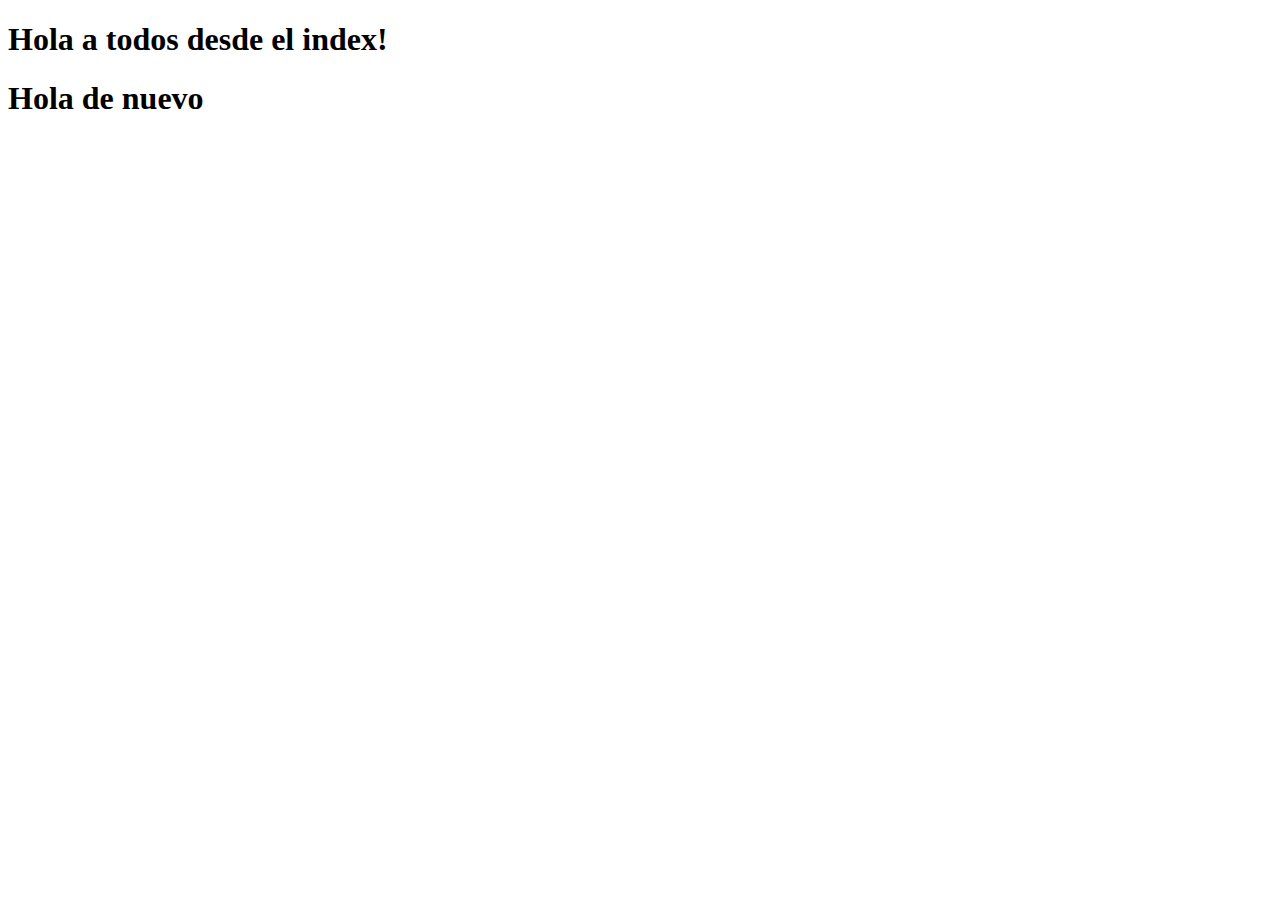
<file: clase-1-joyeria-brillo/index.html>
<!DOCTYPE html>
<html lang="es">

<head>
  <meta charset="UTF-8">
  <meta name="viewport" content="width=device-width, initial-scale=1.0">
  <title>Joyeria Brillo</title>
</head>

<body>
  <h1>Hola a todos desde el index!</h1>
  <h1>Hola de nuevo</h1>
</body>

</html>
</file>
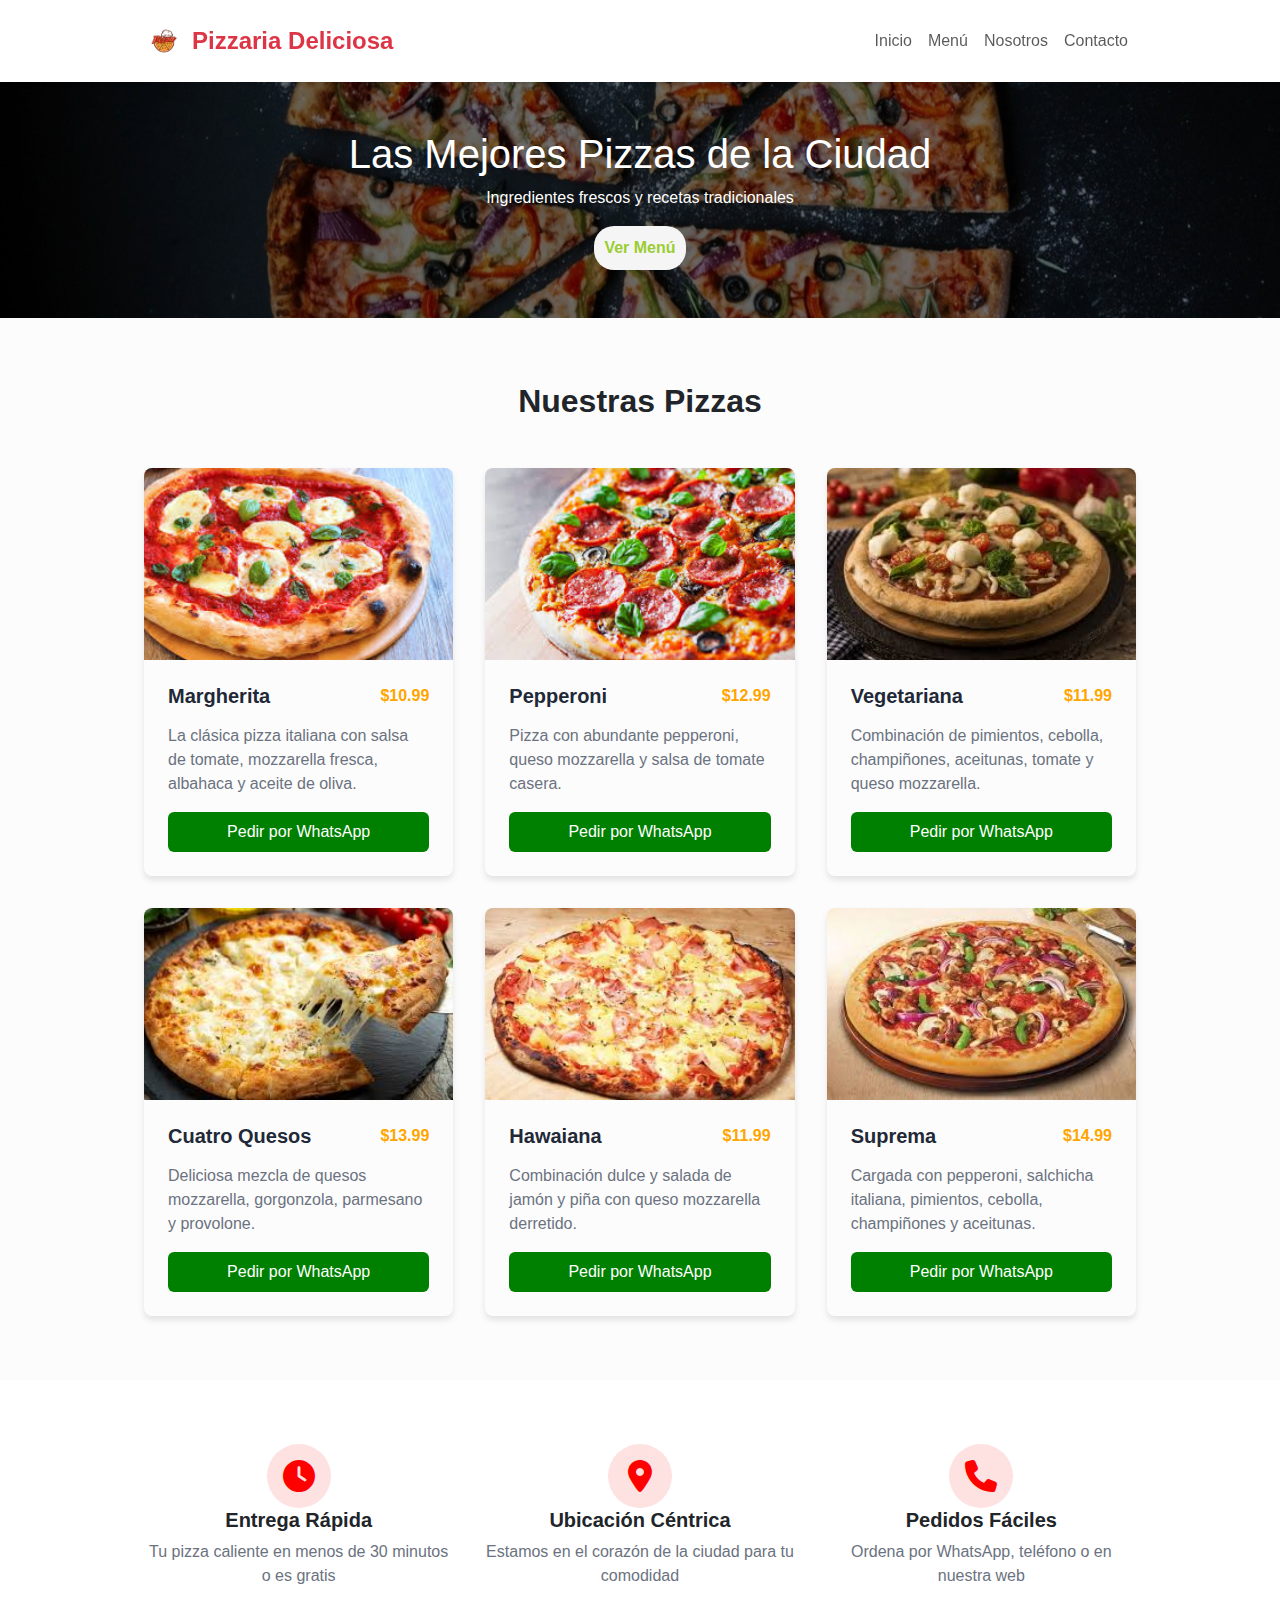
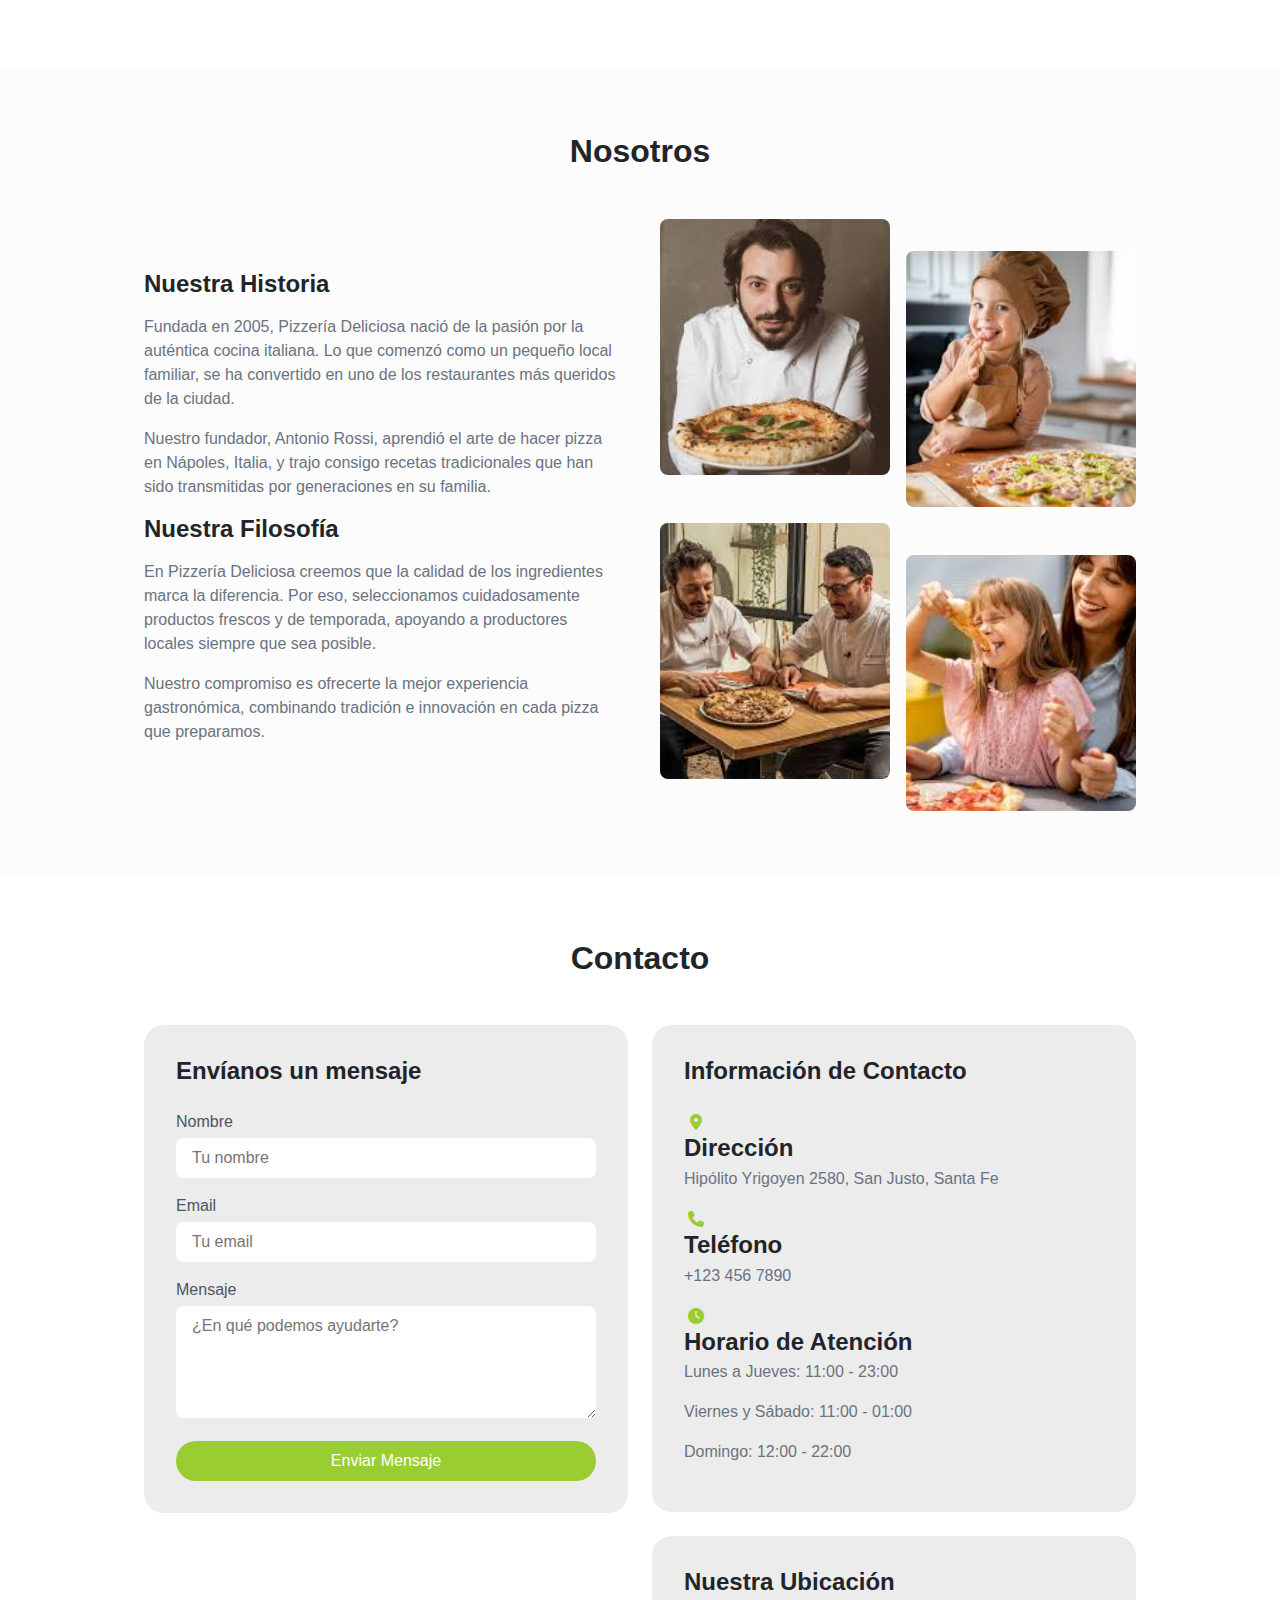
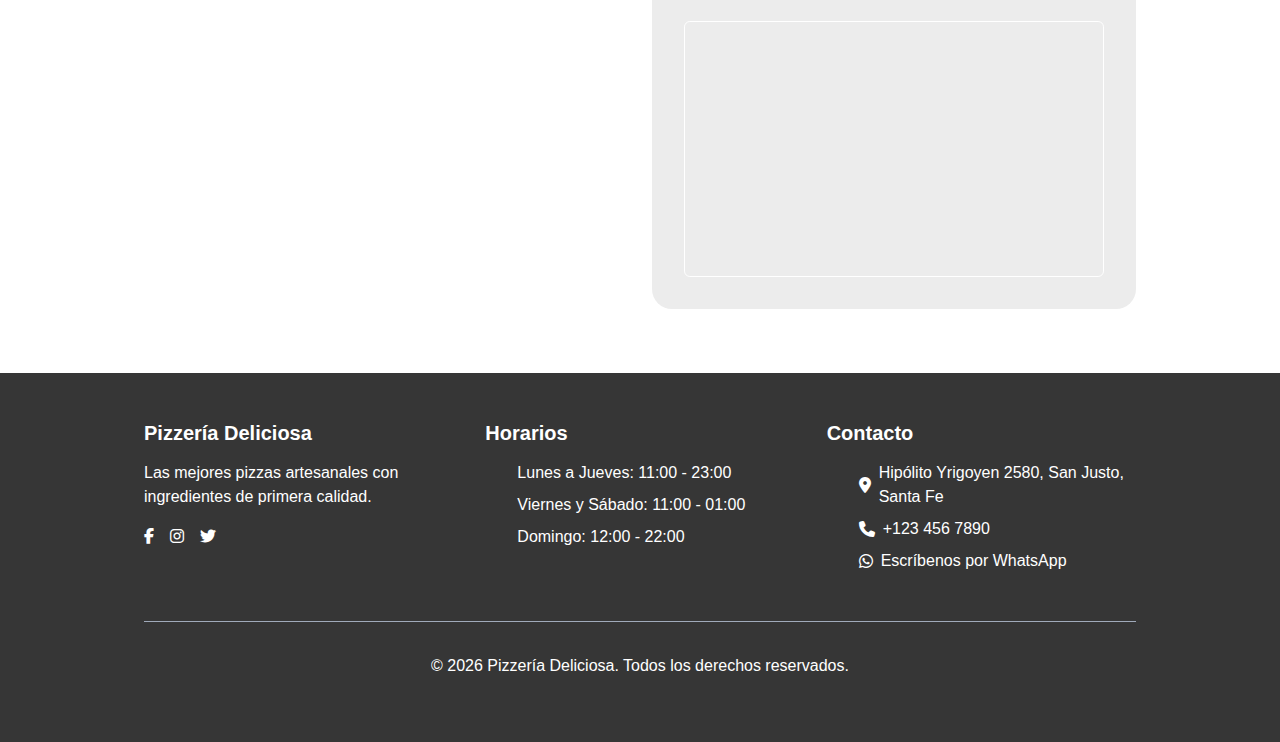
<file: clase-3-joyeria-brillo/index.html>
<!DOCTYPE html>
<html lang="es">

<head>
  <meta charset="UTF-8">
  <meta name="viewport" content="width=device-width, initial-scale=1.0">
  <title>Pizzería Deliciosa</title>
  <!-- Bootstrap CSS -->
  <link href="https://cdn.jsdelivr.net/npm/bootstrap@5.3.0/dist/css/bootstrap.min.css" rel="stylesheet">
  <!-- Font Awesome para iconos -->
  <link rel="stylesheet" href="https://cdnjs.cloudflare.com/ajax/libs/font-awesome/6.4.0/css/all.min.css">

  <!-- Incluir en la linea 14 la conexión con el archivo de mis estilos CSS -->
  <link rel="stylesheet" href="styles.css">
  <link rel="shortcut icon" href="icono.jfif" type="image/x-icon">
</head>

<body id="top">
  <!-- Header con Bootstrap -->
  <header class="sticky-top bg-white shadow-sm">
    <nav class="navbar navbar-expand-lg navbar-light">
      <div class="container container-narrow">
        <a class="navbar-brand d-flex align-items-center" href="#">
          <img src="logo.avif" alt="logo de la fabrica de pizzas" class="rounded-circle me-2">
          <span class="fw-bold text-danger">Pizzaria Deliciosa</span>
        </a>
        <button class="navbar-toggler" type="button" data-bs-toggle="collapse" data-bs-target="#navbarNav">
          <span class="navbar-toggler-icon"></span>
        </button>
        <div class="collapse navbar-collapse" id="navbarNav">
          <ul class="navbar-nav ms-auto">
            <li class="nav-item">
              <a class="nav-link" href="#top">Inicio</a>
            </li>
            <li class="nav-item">
              <a class="nav-link" href="#menu">Menú</a>
            </li>
            <li class="nav-item">
              <a class="nav-link" href="#nosotros">Nosotros</a>
            </li>
            <li class="nav-item">
              <a class="nav-link" href="#contacto">Contacto</a>
            </li>
          </ul>
        </div>
      </div>
    </nav>
  </header>

  <main>
    <!-- Hero Section -->
    <section class="hero-section">
      <div class="container container-narrow text-center">
        <h1 class="hero-title">Las Mejores Pizzas de la Ciudad</h1>
        <p class="hero-subtitle">Ingredientes frescos y recetas tradicionales</p>
        <a href="#menu" class="btn-primary">Ver Menú</a>
      </div>
    </section>

    <!-- Menu Section -->
    <section id="menu" class="menu-section">
      <div class="container container-narrow">
        <h2 class="section-title">Nuestras Pizzas</h2>

        <div class="pizza-grid">
          <!-- Pizza 1 -->
          <div class="pizza-card">
            <div class="pizza-image">
              <img src="margarita.jfif" alt="Pizza Margherita">
            </div>
            <div class="pizza-content">
              <div class="pizza-header">
                <h3>Margherita</h3>
                <span class="price">$10.99</span>
              </div>
              <p>La clásica pizza italiana con salsa de tomate, mozzarella fresca, albahaca y aceite de oliva.</p>
              <a href="https://wa.me/1234567890?text=Hola%20me%20comunico%20por%20el%20producto%20'Margherita'"
                target="_blank" class="btn-whatsapp">
                Pedir por WhatsApp
              </a>
            </div>
          </div>

          <!-- Pizza 2 -->
          <div class="pizza-card">
            <div class="pizza-image">
              <img src="peperoni.jfif" alt="Pizza Pepperoni">
            </div>
            <div class="pizza-content">
              <div class="pizza-header">
                <h3>Pepperoni</h3>
                <span class="price">$12.99</span>
              </div>
              <p>Pizza con abundante pepperoni, queso mozzarella y salsa de tomate casera.</p>
              <a href="https://wa.me/1234567890?text=Hola%20me%20comunico%20por%20el%20producto%20'Pepperoni'"
                target="_blank" class="btn-whatsapp">
                Pedir por WhatsApp
              </a>
            </div>
          </div>

          <!-- Pizza 3 -->
          <div class="pizza-card">
            <div class="pizza-image">
              <img src="vegetariana.jfif" alt="Pizza Vegetariana">
            </div>
            <div class="pizza-content">
              <div class="pizza-header">
                <h3>Vegetariana</h3>
                <span class="price">$11.99</span>
              </div>
              <p>Combinación de pimientos, cebolla, champiñones, aceitunas, tomate y queso mozzarella.</p>
              <a href="https://wa.me/1234567890?text=Hola%20me%20comunico%20por%20el%20producto%20'Vegetariana'"
                target="_blank" class="btn-whatsapp">
                Pedir por WhatsApp
              </a>
            </div>
          </div>

          <!-- Pizza 4 -->
          <div class="pizza-card">
            <div class="pizza-image">
              <img src="cuatro quesos.jfif" alt="Pizza Cuatro Quesos">
            </div>
            <div class="pizza-content">
              <div class="pizza-header">
                <h3>Cuatro Quesos</h3>
                <span class="price">$13.99</span>
              </div>
              <p>Deliciosa mezcla de quesos mozzarella, gorgonzola, parmesano y provolone.</p>
              <a href="https://wa.me/1234567890?text=Hola%20me%20comunico%20por%20el%20producto%20'Cuatro%20Quesos'"
                target="_blank" class="btn-whatsapp">
                Pedir por WhatsApp
              </a>
            </div>
          </div>

          <!-- Pizza 5 -->
          <div class="pizza-card">
            <div class="pizza-image">
              <img src="hawaiana.jfif" alt="Pizza Hawaiana">
            </div>
            <div class="pizza-content">
              <div class="pizza-header">
                <h3>Hawaiana</h3>
                <span class="price">$11.99</span>
              </div>
              <p>Combinación dulce y salada de jamón y piña con queso mozzarella derretido.</p>
              <a href="https://wa.me/1234567890?text=Hola%20me%20comunico%20por%20el%20producto%20'Hawaiana'"
                target="_blank" class="btn-whatsapp">
                Pedir por WhatsApp
              </a>
            </div>
          </div>

          <!-- Pizza 6 -->
          <div class="pizza-card">
            <div class="pizza-image">
              <img src="suprema.jfif" alt="Pizza Suprema">
            </div>
            <div class="pizza-content">
              <div class="pizza-header">
                <h3>Suprema</h3>
                <span class="price">$14.99</span>
              </div>
              <p>Cargada con pepperoni, salchicha italiana, pimientos, cebolla, champiñones y aceitunas.</p>
              <a href="https://wa.me/1234567890?text=Hola%20me%20comunico%20por%20el%20producto%20'Suprema'"
                target="_blank" class="btn-whatsapp">
                Pedir por WhatsApp
              </a>
            </div>
          </div>
        </div>
      </div>
    </section>

    <!-- Features Section -->
    <section class="features-section">
      <div class="container container-narrow">
        <div class="features-grid">
          <div class="feature-item">
            <div class="feature-icon">
              <i class="fas fa-clock"></i>
            </div>
            <h3>Entrega Rápida</h3>
            <p>Tu pizza caliente en menos de 30 minutos o es gratis</p>
          </div>

          <div class="feature-item">
            <div class="feature-icon">
              <i class="fas fa-map-marker-alt"></i>
            </div>
            <h3>Ubicación Céntrica</h3>
            <p>Estamos en el corazón de la ciudad para tu comodidad</p>
          </div>

          <div class="feature-item">
            <div class="feature-icon">
              <i class="fas fa-phone"></i>
            </div>
            <h3>Pedidos Fáciles</h3>
            <p>Ordena por WhatsApp, teléfono o en nuestra web</p>
          </div>
        </div>
      </div>
    </section>

    <!-- Nosotros Section -->
    <section id="nosotros" class="nosotros-section">
      <div class="container container-narrow">
        <h2 class="section-title">Nosotros</h2>

        <div class="nosotros-grid">
          <div class="nosotros-content">
            <h3>Nuestra Historia</h3>
            <p>
              Fundada en 2005, Pizzería Deliciosa nació de la pasión por la auténtica cocina italiana. Lo que
              comenzó como un pequeño local familiar, se ha convertido en uno de los restaurantes más queridos de la
              ciudad.
            </p>
            <p>
              Nuestro fundador, Antonio Rossi, aprendió el arte de hacer pizza en Nápoles, Italia, y trajo consigo
              recetas tradicionales que han sido transmitidas por generaciones en su familia.
            </p>
            <h3>Nuestra Filosofía</h3>
            <p>
              En Pizzería Deliciosa creemos que la calidad de los ingredientes marca la diferencia. Por eso,
              seleccionamos cuidadosamente productos frescos y de temporada, apoyando a productores locales siempre
              que sea posible.
            </p>
            <p>
              Nuestro compromiso es ofrecerte la mejor experiencia gastronómica, combinando tradición e innovación
              en cada pizza que preparamos.
            </p>
          </div>
          <div class="nosotros-images">
            <div class="image-grid">
              <div class="image-item">
                <img src="nosotros 1.jfif" alt="Nuestro equipo">
              </div>
              <div class="image-item image-offset">
                <img src="nosotros 2.jfif" alt="Nuestra pizzería">
              </div>
              <div class="image-item">
                <img src="nosotros 3.jfif" alt="Preparando pizza">
              </div>
              <div class="image-item image-offset">
                <img src="nosotros 4.jfif" alt="Ingredientes frescos">
              </div>
            </div>
          </div>
        </div>
      </div>
    </section>

    <!-- Contacto Section -->
    <section id="contacto" class="contacto-section">
      <div class="container container-narrow">
        <h2 class="section-title">Contacto</h2>

        <div class="contacto-grid">
          <div class="contacto-form">
            <div class="form-container">
              <h3>Envíanos un mensaje</h3>
              <form>
                <div class="form-group">
                  <label for="name">Nombre</label>
                  <input type="text" id="name" placeholder="Tu nombre">
                </div>
                <div class="form-group">
                  <label for="email">Email</label>
                  <input type="email" id="email" placeholder="Tu email">
                </div>
                <div class="form-group">
                  <label for="message">Mensaje</label>
                  <textarea id="message" rows="4" placeholder="¿En qué podemos ayudarte?"></textarea>
                </div>
                <button type="submit" class="btn-submit">Enviar Mensaje</button>
              </form>
            </div>
          </div>

          <div class="contacto-info">
            <div class="info-container">
              <h3>Información de Contacto</h3>
              <div class="info-item">
                <div class="info-icon">
                  <i class="fas fa-map-marker-alt"></i>
                </div>
                <div>
                  <h4>Dirección</h4>
                  <p>Hipólito Yrigoyen 2580, San Justo, Santa Fe</p>
                </div>
              </div>
              <div class="info-item">
                <div class="info-icon">
                  <i class="fas fa-phone"></i>
                </div>
                <div>
                  <h4>Teléfono</h4>
                  <p>+123 456 7890</p>
                </div>
              </div>
              <div class="info-item">
                <div class="info-icon">
                  <i class="fas fa-clock"></i>
                </div>
                <div>
                  <h4>Horario de Atención</h4>
                  <p>Lunes a Jueves: 11:00 - 23:00</p>
                  <p>Viernes y Sábado: 11:00 - 01:00</p>
                  <p>Domingo: 12:00 - 22:00</p>
                </div>
              </div>
            </div>

            <div class="map-container">
              <h3>Nuestra Ubicación</h3>
              <div class="map">
                <iframe
                  src="https://www.google.com/maps/embed?pb=!1m18!1m12!1m3!1d27138.40441488!2d-60.60000973437499!3d-30.789999999999996!2m3!1f0!2f0!3f0!3m2!1i1024!2i768!4f13.1!3m3!1m2!1s0x944ac8f3b5c1c5f5%3A0x8be6d7626d2dfe0a!2sSan%20Justo%2C%20Santa%20Fe!5e0!3m2!1ses!2sar!4v1712177580000!5m2!1ses!2sar"
                  width="100%" height="100%" style="border:0;" allowfullscreen="" loading="lazy"
                  referrerpolicy="no-referrer-when-downgrade">
                </iframe>
              </div>
            </div>
          </div>
        </div>
      </div>
    </section>
  </main>

  <footer>
    <div class="container container-narrow">
      <div class="footer-grid">
        <div class="footer-about">
          <h3>Pizzería Deliciosa</h3>
          <p>Las mejores pizzas artesanales con ingredientes de primera calidad.</p>
          <div class="social-links">
            <a href="#"><i class="fab fa-facebook-f"></i></a>
            <a href="#"><i class="fab fa-instagram"></i></a>
            <a href="#"><i class="fab fa-twitter"></i></a>
          </div>
        </div>

        <div class="footer-hours">
          <h3>Horarios</h3>
          <ul>
            <li>Lunes a Jueves: 11:00 - 23:00</li>
            <li>Viernes y Sábado: 11:00 - 01:00</li>
            <li>Domingo: 12:00 - 22:00</li>
          </ul>
        </div>

        <div class="footer-contact">
          <h3>Contacto</h3>
          <ul>
            <li>
              <i class="fas fa-map-marker-alt"></i>
              <span>Hipólito Yrigoyen 2580, San Justo, Santa Fe</span>
            </li>
            <li>
              <i class="fas fa-phone"></i>
              <span>+123 456 7890</span>
            </li>
            <li>
              <a href="https://wa.me/1234567890" target="_blank">
                <i class="fab fa-whatsapp"></i>
                <span>Escríbenos por WhatsApp</span>
              </a>
            </li>
          </ul>
        </div>
      </div>

      <div class="footer-bottom">
        <p>&copy;
          <script>document.write(new Date().getFullYear())</script> Pizzería Deliciosa. Todos los derechos reservados.
        </p>
      </div>
    </div>
  </footer>

  <!-- Bootstrap JS Bundle with Popper -->
  <script src="https://cdn.jsdelivr.net/npm/bootstrap@5.3.0/dist/js/bootstrap.bundle.min.js"></script>
</body>

</html>
</file>
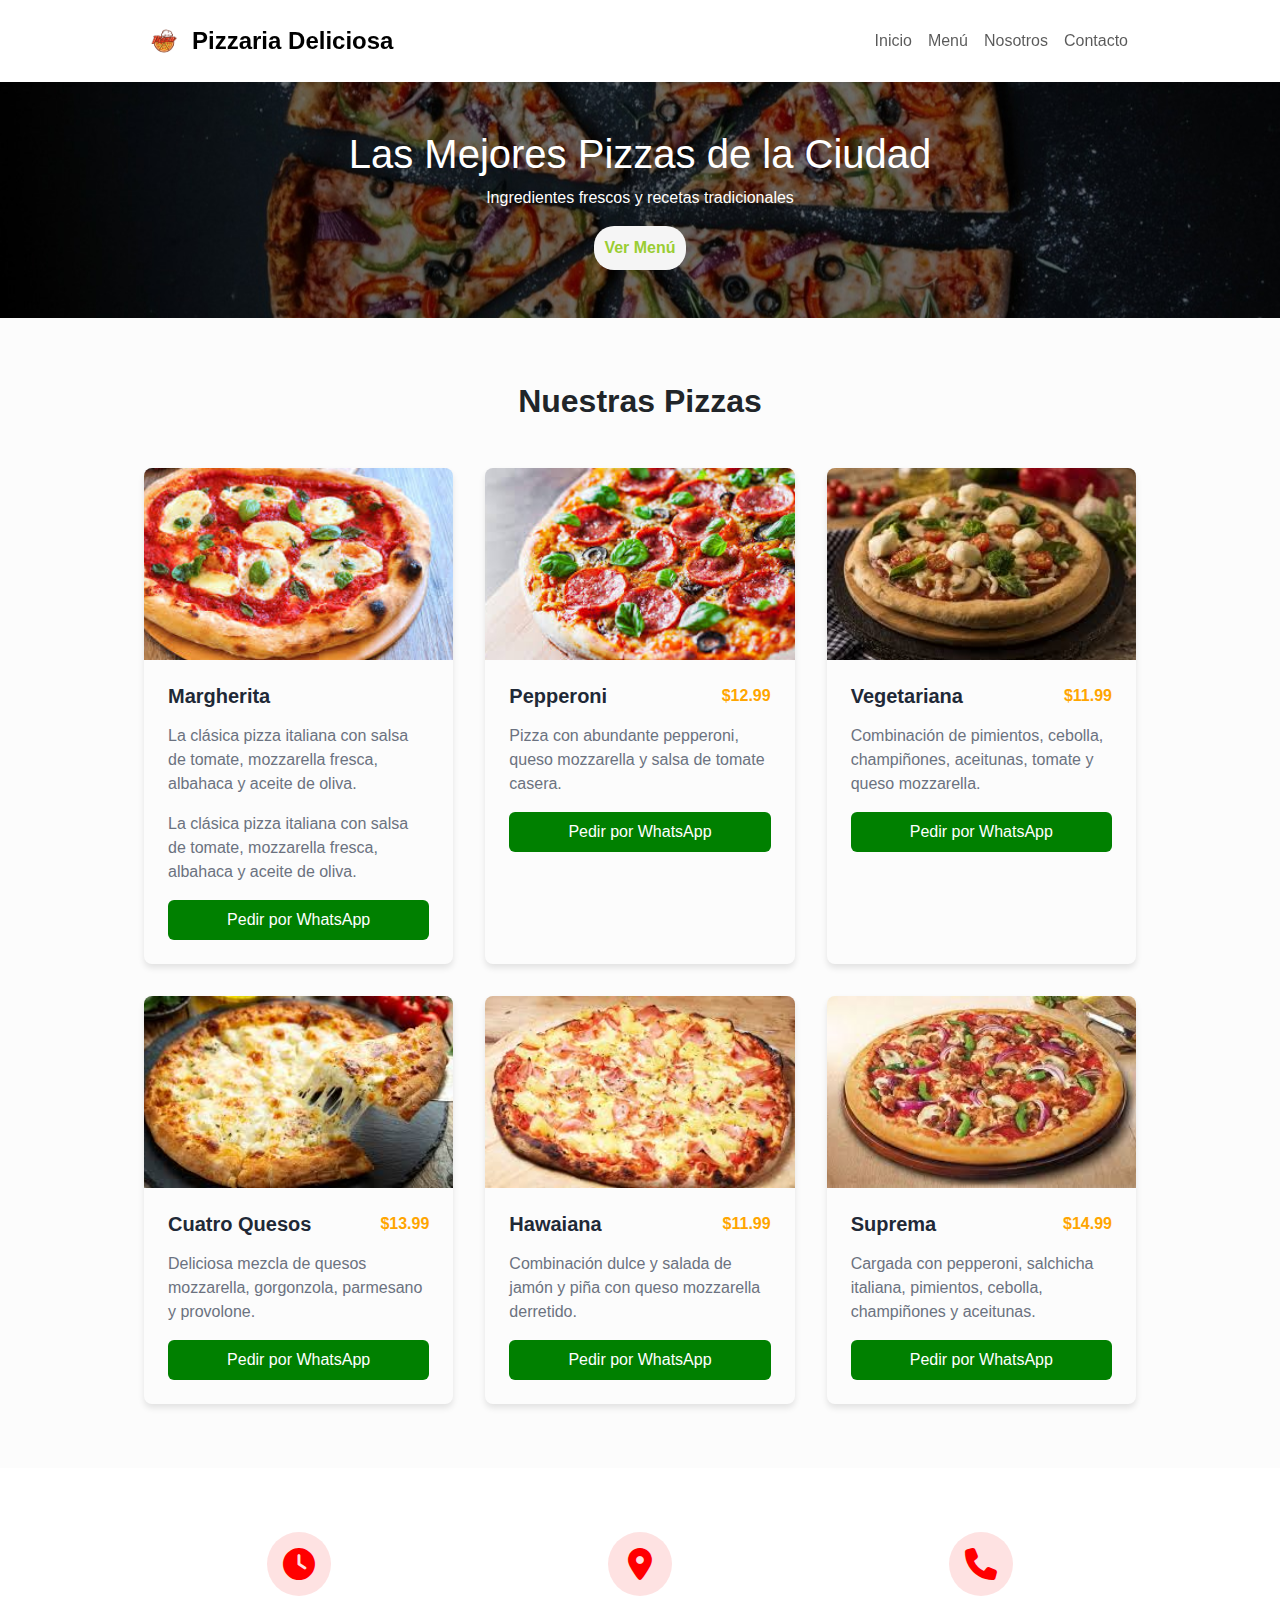
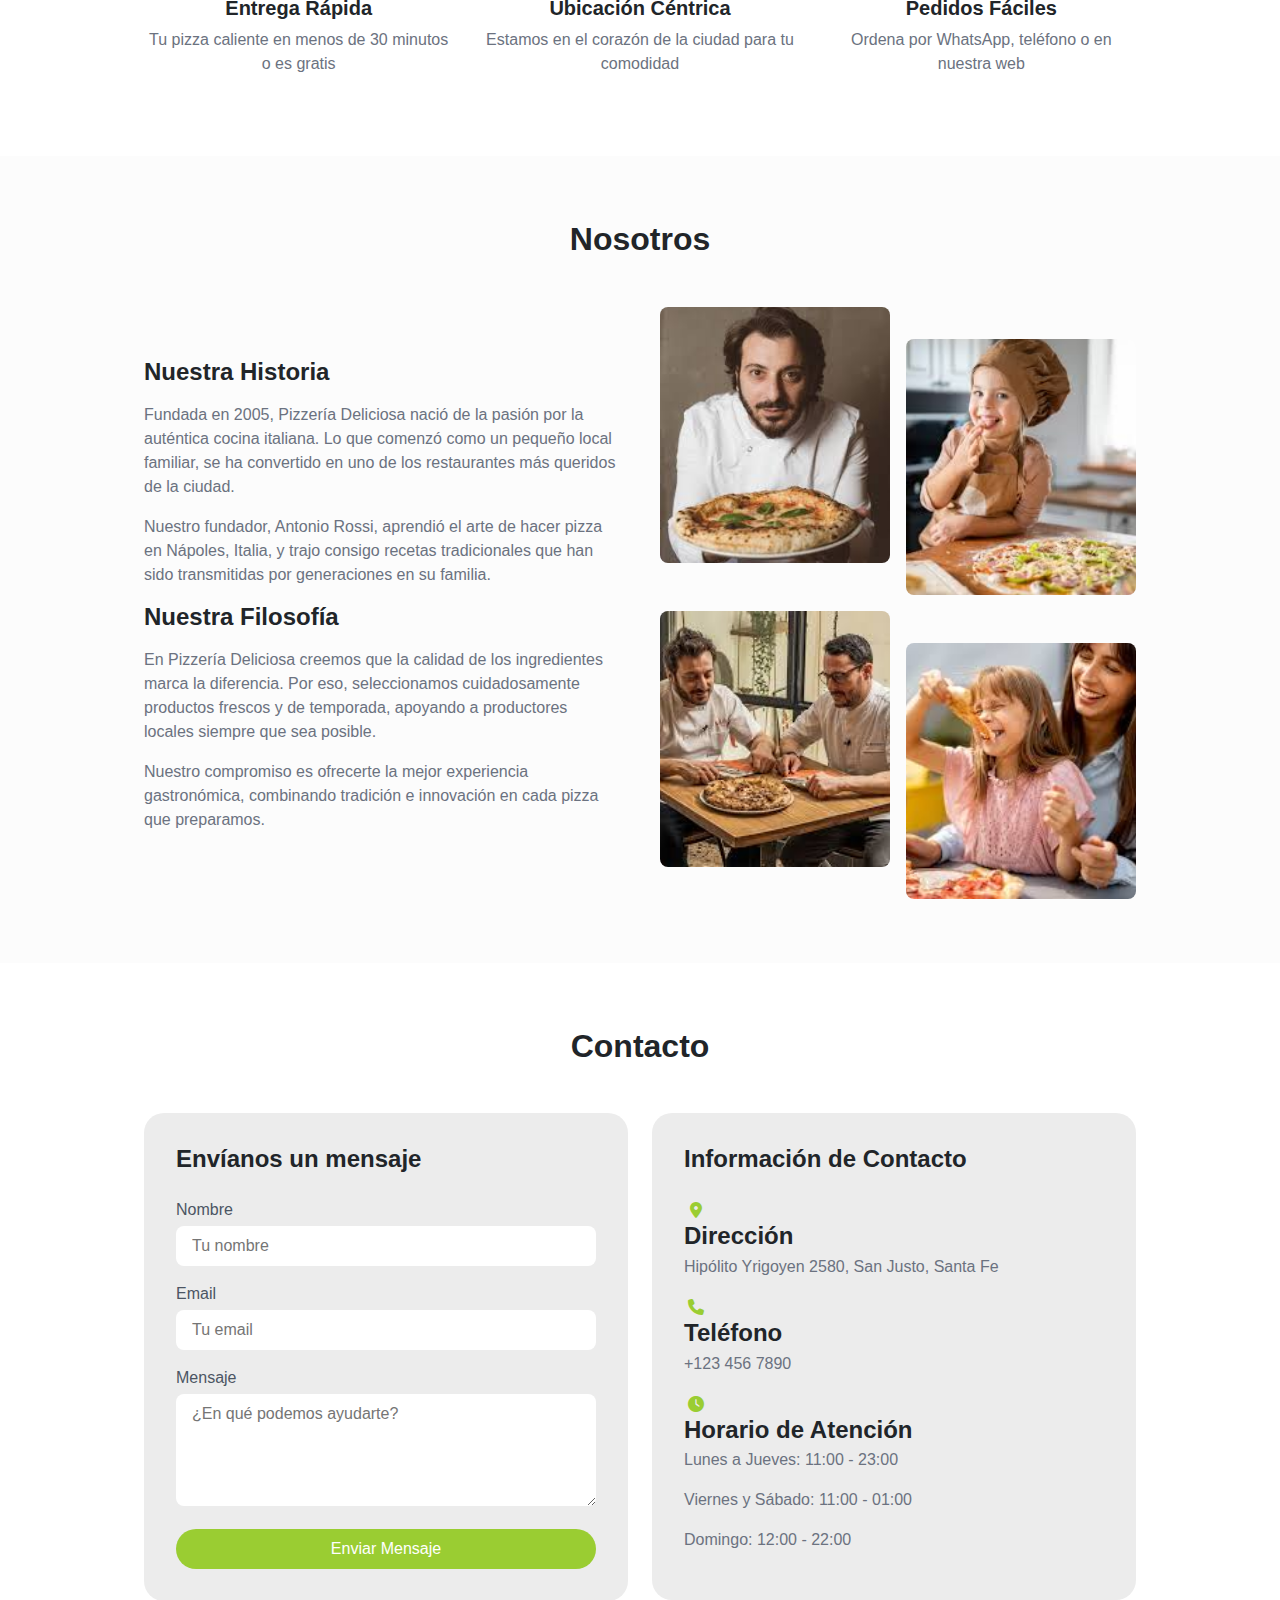
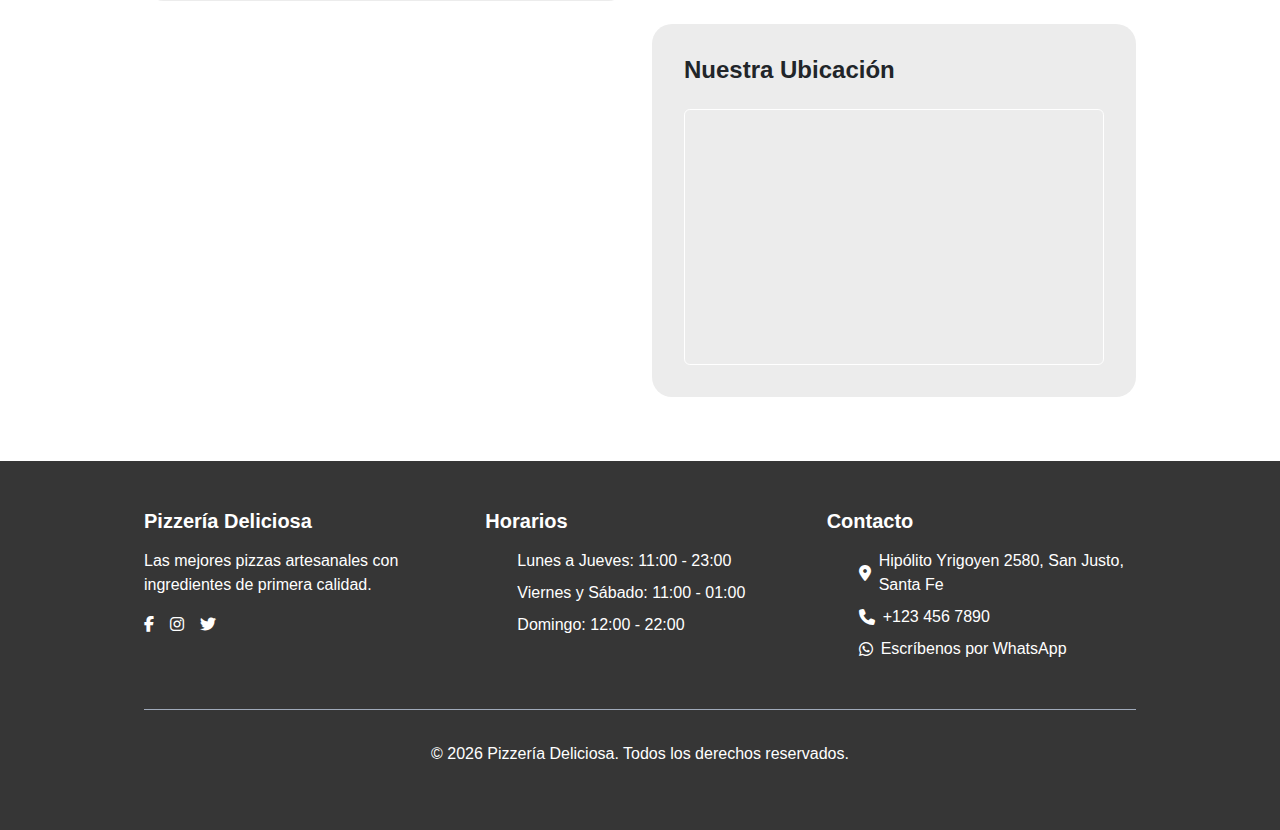
<file: clase-5-joyeria-brillo/index.html>
<!DOCTYPE html>
<html lang="es">

<head>
  <meta charset="UTF-8">
  <meta name="viewport" content="width=device-width, initial-scale=1.0">
  <title>Pizzería Deliciosa</title>
  <!-- Bootstrap CSS -->
  <link href="https://cdn.jsdelivr.net/npm/bootstrap@5.3.0/dist/css/bootstrap.min.css" rel="stylesheet">
  <!-- Font Awesome para iconos -->
  <link rel="stylesheet" href="https://cdnjs.cloudflare.com/ajax/libs/font-awesome/6.4.0/css/all.min.css">

  <!-- Incluir en la linea 14 la conexión con el archivo de mis estilos CSS -->
  <link rel="stylesheet" href="styles.css">
  <link rel="shortcut icon" href="icono.jfif" type="image/x-icon">

  <meta name="description"
    content="Pizzas caseras artesanales, hechas con ingredientes frescos y masa madre. ¡Pedí la tuya y disfrutá el sabor de lo auténtico!">

  <meta name="keywords"
    content="pizzas artesanales, comida casera, pizza a domicilio, delivery de pizza, pizza al horno">
</head>

<body id="top">
  <!-- Header con Bootstrap -->
  <header class="sticky-top bg-white shadow-sm">
    <nav class="navbar navbar-expand-lg navbar-light">
      <div class="container container-narrow">
        <a class="navbar-brand d-flex align-items-center" href="#">
          <img src="logo.avif" alt="logo de la fabrica de pizzas" class="rounded-circle me-2">
          <span class="fw-bold">Pizzaria Deliciosa</span>
        </a>
        <button class="navbar-toggler" type="button" data-bs-toggle="collapse" data-bs-target="#navbarNav">
          <span class="navbar-toggler-icon"></span>
        </button>
        <div class="collapse navbar-collapse" id="navbarNav">
          <ul class="navbar-nav ms-auto">
            <li class="nav-item">
              <a class="nav-link" href="#top">Inicio</a>
            </li>
            <li class="nav-item">
              <a class="nav-link" href="#menu">Menú</a>
            </li>
            <li class="nav-item">
              <a class="nav-link" href="#nosotros">Nosotros</a>
            </li>
            <li class="nav-item">
              <a class="nav-link" href="#contacto">Contacto</a>
            </li>
          </ul>
        </div>
      </div>
    </nav>
  </header>

  <main>
    <!-- Hero Section -->
    <section class="hero-section">
      <div class="container container-narrow text-center">
        <h1 class="hero-title">Las Mejores Pizzas de la Ciudad</h1>
        <p class="hero-subtitle">Ingredientes frescos y recetas tradicionales</p>
        <a href="#menu" class="btn-primary">Ver Menú</a>
      </div>
    </section>

    <!-- Menu Section -->
    <section id="menu" class="menu-section">
      <div class="container container-narrow">
        <h2 class="section-title">Nuestras Pizzas</h2>

        <div class="pizza-grid">
          <!-- Pizza 1 -->
          <div class="pizza-card">
            <div class="pizza-image">
              <img src="margarita.jfif" alt="Pizza Margherita">
            </div>
            <div class="pizza-content">
              <div class="pizza-header">
                <h3>Margherita</h3>
              </div>
              <p>La clásica pizza italiana con salsa de tomate, mozzarella fresca, albahaca y aceite de oliva.</p>
              <p>La clásica pizza italiana con salsa de tomate, mozzarella fresca, albahaca y aceite de oliva.</p>
              <a href="https://wa.me/1234567890?text=Hola%20me%20comunico%20por%20el%20producto%20'Margherita'"
                target="_blank" class="btn-whatsapp">
                Pedir por WhatsApp
              </a>
            </div>
          </div>

          <!-- Pizza 2 -->
          <div class="pizza-card">
            <div class="pizza-image">
              <img src="peperoni.jfif" alt="Pizza Pepperoni">
            </div>
            <div class="pizza-content">
              <div class="pizza-header">
                <h3>Pepperoni</h3>
                <span class="price">$12.99</span>
              </div>
              <p>Pizza con abundante pepperoni, queso mozzarella y salsa de tomate casera.</p>
              <a href="https://wa.me/1234567890?text=Hola%20me%20comunico%20por%20el%20producto%20'Pepperoni'"
                target="_blank" class="btn-whatsapp">
                Pedir por WhatsApp
              </a>
            </div>
          </div>

          <!-- Pizza 3 -->
          <div class="pizza-card">
            <div class="pizza-image">
              <img src="vegetariana.jfif" alt="Pizza Vegetariana">
            </div>
            <div class="pizza-content">
              <div class="pizza-header">
                <h3>Vegetariana</h3>
                <span class="price">$11.99</span>
              </div>
              <p>Combinación de pimientos, cebolla, champiñones, aceitunas, tomate y queso mozzarella.</p>
              <a href="https://wa.me/1234567890?text=Hola%20me%20comunico%20por%20el%20producto%20'Vegetariana'"
                target="_blank" class="btn-whatsapp">
                Pedir por WhatsApp
              </a>
            </div>
          </div>

          <!-- Pizza 4 -->
          <div class="pizza-card">
            <div class="pizza-image">
              <img src="cuatro quesos.jfif" alt="Pizza Cuatro Quesos">
            </div>
            <div class="pizza-content">
              <div class="pizza-header">
                <h3>Cuatro Quesos</h3>
                <span class="price">$13.99</span>
              </div>
              <p>Deliciosa mezcla de quesos mozzarella, gorgonzola, parmesano y provolone.</p>
              <a href="https://wa.me/1234567890?text=Hola%20me%20comunico%20por%20el%20producto%20'Cuatro%20Quesos'"
                target="_blank" class="btn-whatsapp">
                Pedir por WhatsApp
              </a>
            </div>
          </div>

          <!-- Pizza 5 -->
          <div class="pizza-card">
            <div class="pizza-image">
              <img src="hawaiana.jfif" alt="Pizza Hawaiana">
            </div>
            <div class="pizza-content">
              <div class="pizza-header">
                <h3>Hawaiana</h3>
                <span class="price">$11.99</span>
              </div>
              <p>Combinación dulce y salada de jamón y piña con queso mozzarella derretido.</p>
              <a href="https://wa.me/1234567890?text=Hola%20me%20comunico%20por%20el%20producto%20'Hawaiana'"
                target="_blank" class="btn-whatsapp">
                Pedir por WhatsApp
              </a>
            </div>
          </div>

          <!-- Pizza 6 -->
          <div class="pizza-card">
            <div class="pizza-image">
              <img src="suprema.jfif" alt="Pizza Suprema">
            </div>
            <div class="pizza-content">
              <div class="pizza-header">
                <h3>Suprema</h3>
                <span class="price">$14.99</span>
              </div>
              <p>Cargada con pepperoni, salchicha italiana, pimientos, cebolla, champiñones y aceitunas.</p>
              <a href="https://wa.me/1234567890?text=Hola%20me%20comunico%20por%20el%20producto%20'Suprema'"
                target="_blank" class="btn-whatsapp">
                Pedir por WhatsApp
              </a>
            </div>
          </div>
        </div>
      </div>
    </section>

    <!-- Features Section -->
    <section class="features-section">
      <div class="container container-narrow">
        <div class="features-grid">
          <div class="feature-item">
            <div class="feature-icon">
              <i class="fas fa-clock"></i>
            </div>
            <h3>Entrega Rápida</h3>
            <p>Tu pizza caliente en menos de 30 minutos o es gratis</p>
          </div>

          <div class="feature-item">
            <div class="feature-icon">
              <i class="fas fa-map-marker-alt"></i>
            </div>
            <h3>Ubicación Céntrica</h3>
            <p>Estamos en el corazón de la ciudad para tu comodidad</p>
          </div>

          <div class="feature-item">
            <div class="feature-icon">
              <i class="fas fa-phone"></i>
            </div>
            <h3>Pedidos Fáciles</h3>
            <p>Ordena por WhatsApp, teléfono o en nuestra web</p>
          </div>
        </div>
      </div>
    </section>

    <!-- Nosotros Section -->
    <section id="nosotros" class="nosotros-section">
      <div class="container container-narrow">
        <h2 class="section-title">Nosotros</h2>

        <div class="nosotros-grid">
          <div class="nosotros-content">
            <h3>Nuestra Historia</h3>
            <p>
              Fundada en 2005, Pizzería Deliciosa nació de la pasión por la auténtica cocina italiana. Lo que
              comenzó como un pequeño local familiar, se ha convertido en uno de los restaurantes más queridos de la
              ciudad.
            </p>
            <p>
              Nuestro fundador, Antonio Rossi, aprendió el arte de hacer pizza en Nápoles, Italia, y trajo consigo
              recetas tradicionales que han sido transmitidas por generaciones en su familia.
            </p>
            <h3>Nuestra Filosofía</h3>
            <p>
              En Pizzería Deliciosa creemos que la calidad de los ingredientes marca la diferencia. Por eso,
              seleccionamos cuidadosamente productos frescos y de temporada, apoyando a productores locales siempre
              que sea posible.
            </p>
            <p>
              Nuestro compromiso es ofrecerte la mejor experiencia gastronómica, combinando tradición e innovación
              en cada pizza que preparamos.
            </p>
          </div>
          <div class="nosotros-images">
            <div class="image-grid">
              <div class="image-item">
                <img src="nosotros 1.jfif" alt="Nuestro equipo">
              </div>
              <div class="image-item image-offset">
                <img src="nosotros 2.jfif" alt="Nuestra pizzería">
              </div>
              <div class="image-item">
                <img src="nosotros 3.jfif" alt="Preparando pizza">
              </div>
              <div class="image-item image-offset">
                <img src="nosotros 4.jfif" alt="Ingredientes frescos">
              </div>
            </div>
          </div>
        </div>
      </div>
    </section>

    <!-- Contacto Section -->
    <section id="contacto" class="contacto-section">
      <div class="container container-narrow">
        <h2 class="section-title">Contacto</h2>

        <div class="contacto-grid">
          <div class="contacto-form">
            <div class="form-container">
              <h3>Envíanos un mensaje</h3>
              <form>
                <div class="form-group">
                  <label for="name">Nombre</label>
                  <input type="text" id="name" placeholder="Tu nombre">
                </div>
                <div class="form-group">
                  <label for="email">Email</label>
                  <input type="email" id="email" placeholder="Tu email">
                </div>
                <div class="form-group">
                  <label for="message">Mensaje</label>
                  <textarea id="message" rows="4" placeholder="¿En qué podemos ayudarte?"></textarea>
                </div>
                <button type="submit" class="btn-submit">Enviar Mensaje</button>
              </form>
            </div>
          </div>

          <div class="contacto-info">
            <div class="info-container">
              <h3>Información de Contacto</h3>
              <div class="info-item">
                <div class="info-icon">
                  <i class="fas fa-map-marker-alt"></i>
                </div>
                <div>
                  <h4>Dirección</h4>
                  <p>Hipólito Yrigoyen 2580, San Justo, Santa Fe</p>
                </div>
              </div>
              <div class="info-item">
                <div class="info-icon">
                  <i class="fas fa-phone"></i>
                </div>
                <div>
                  <h4>Teléfono</h4>
                  <p>+123 456 7890</p>
                </div>
              </div>
              <div class="info-item">
                <div class="info-icon">
                  <i class="fas fa-clock"></i>
                </div>
                <div>
                  <h4>Horario de Atención</h4>
                  <p>Lunes a Jueves: 11:00 - 23:00</p>
                  <p>Viernes y Sábado: 11:00 - 01:00</p>
                  <p>Domingo: 12:00 - 22:00</p>
                </div>
              </div>
            </div>

            <div class="map-container">
              <h3>Nuestra Ubicación</h3>
              <div class="map">
                <iframe
                  src="https://www.google.com/maps/embed?pb=!1m18!1m12!1m3!1d27138.40441488!2d-60.60000973437499!3d-30.789999999999996!2m3!1f0!2f0!3f0!3m2!1i1024!2i768!4f13.1!3m3!1m2!1s0x944ac8f3b5c1c5f5%3A0x8be6d7626d2dfe0a!2sSan%20Justo%2C%20Santa%20Fe!5e0!3m2!1ses!2sar!4v1712177580000!5m2!1ses!2sar"
                  width="100%" height="100%" style="border:0;" allowfullscreen="" loading="lazy"
                  referrerpolicy="no-referrer-when-downgrade">
                </iframe>
              </div>
            </div>
          </div>
        </div>
      </div>
    </section>
  </main>

  <footer>
    <div class="container container-narrow">
      <div class="footer-grid">
        <div class="footer-about">
          <h3>Pizzería Deliciosa</h3>
          <p>Las mejores pizzas artesanales con ingredientes de primera calidad.</p>
          <div class="social-links">
            <a href="#"><i class="fab fa-facebook-f"></i></a>
            <a href="#"><i class="fab fa-instagram"></i></a>
            <a href="#"><i class="fab fa-twitter"></i></a>
          </div>
        </div>

        <div class="footer-hours">
          <h3>Horarios</h3>
          <ul>
            <li>Lunes a Jueves: 11:00 - 23:00</li>
            <li>Viernes y Sábado: 11:00 - 01:00</li>
            <li>Domingo: 12:00 - 22:00</li>
          </ul>
        </div>

        <div class="footer-contact">
          <h3>Contacto</h3>
          <ul>
            <li>
              <i class="fas fa-map-marker-alt"></i>
              <span>Hipólito Yrigoyen 2580, San Justo, Santa Fe</span>
            </li>
            <li>
              <i class="fas fa-phone"></i>
              <span>+123 456 7890</span>
            </li>
            <li>
              <a href="https://wa.me/1234567890" target="_blank">
                <i class="fab fa-whatsapp"></i>
                <span>Escríbenos por WhatsApp</span>
              </a>
            </li>
          </ul>
        </div>
      </div>

      <div class="footer-bottom">
        <p>&copy;
          <script>document.write(new Date().getFullYear())</script> Pizzería Deliciosa. Todos los derechos reservados.
        </p>
      </div>
    </div>
  </footer>

  <!-- Bootstrap JS Bundle with Popper -->
  <script src="https://cdn.jsdelivr.net/npm/bootstrap@5.3.0/dist/js/bootstrap.bundle.min.js"></script>
</body>

</html>
</file>
<file: clase-3-joyeria-brillo/styles.css>
/* selector - propiedad/es - valor/es */

/*reset CSS*/
* {
  margin: 0;
  padding: 0;
  box-sizing: border-box;
}

/* estilos generales */
body {
  font-family: 'Gill Sans', 'Gill Sans MT', Calibri, 'Trebuchet MS', sans-serif;
}

.container-narrow {
  max-width: 1024px;
  padding: 0 1rem;
}

h2 {
  font-size: 2rem;
  font-weight: 700;
  text-align: center;
  margin-bottom: 3rem;
}

/* Header */
.navbar {
  padding: 1rem;
}

.navbar-brand {
  font-size: 1.5rem;
}

.navbar img {
  width: 40px;
  height: 40px;
}

/* Banner */
.hero-section {
  background-image: url("banner.jpg");
  background-position: center;
  padding: 3rem 1rem;
  color: white;
  text-align: center;
}

.btn-primary {
  display: inline-block;
  background-color: whitesmoke;
  color: yellowgreen;
  font-weight: 700;
  padding: 10px;
  text-decoration: none;
  border-radius: 20px;
}

.btn-primary:hover {
  background-color: rgb(233, 233, 233);
}

/* Grilla */
.menu-section {
  padding: 4rem 1rem;
  background-color: rgb(252, 252, 252);
}

.pizza-grid {
  display: grid;
  grid-template-columns: 1fr;
  gap: 2rem;
}

@media (min-width: 1024px) {
  .pizza-grid {
    grid-template-columns: repeat(3, 1fr);
  }
}

.pizza-card {
  background-color: var(--white);
  border-radius: 0.5rem;
  overflow: hidden;
  box-shadow: 0 4px 6px rgba(0, 0, 0, 0.1);
  transition: box-shadow 0.3s;
}

.pizza-card:hover {
  box-shadow: 0 10px 15px rgba(0, 0, 0, 0.1);
}

.pizza-image {
  height: 12rem;
  position: relative;
}

.pizza-image img {
  width: 100%;
  height: 100%;
  object-fit: cover;
}

.pizza-content {
  padding: 1.5rem;
}

.pizza-header {
  display: flex;
  justify-content: space-between;
  align-items: flex-start;
  margin-bottom: 0.5rem;
}

.pizza-header h3 {
  font-size: 1.25rem;
  font-weight: 700;
  color: #1f2937;
}

.price {
  font-weight: 700;
  color: orange;
}

.pizza-content p {
  color: #6b7280;
  margin-bottom: 1rem;
}

.btn-whatsapp {
  display: block;
  width: 100%;
  background-color: green;
  color: white;
  text-align: center;
  padding: 0.5rem;
  border-radius: 0.375rem;
  text-decoration: none;
  transition: background-color 0.3s;
}

.btn-whatsapp:hover {
  background-color: rgb(0, 179, 0);
}

/* Feactures */
.features-section {
  padding: 4rem 1rem;
  background-color: white;
}

.features-grid {
  display: grid;
  grid-template-columns: 1fr;
  gap: 2rem;
  text-align: center;
}

@media (min-width: 780px) {
  .features-grid {
    grid-template-columns: repeat(3, 1fr);
  }
}

.feature-icon {
  padding: 1.5rem;
}

.feature-icon {
  width: 4rem;
  height: 4rem;
  background-color: #fee2e2;
  margin: auto;
  border-radius: 50%;
  display: flex;
  align-items: center;
  justify-content: center;
}

.feature-icon i {
  font-size: 2rem;
  color: red;
}

.feature-item h3 {
  font-size: 1.25rem;
  font-weight: 700;
  margin-bottom: 0.5rem;
}

.feature-item p {
  color: #6b7280;
}

/* Sección nosotros */

.nosotros-section {
  padding: 4rem 1rem;
  background-color: rgb(252, 252, 252);
}

.nosotros-grid {
  display: grid;
  grid-template-columns: 1fr;
  gap: 2.5rem;
}

@media (min-width: 1024px) {
  .nosotros-grid {
    grid-template-columns: repeat(2, 1fr);
    align-items: center;
  }
}

.nosotros-content h3 {
  font-size: 1.5rem;
  font-weight: 700;
  margin-bottom: 1rem;
}

.nosotros-content p {
  margin-bottom: 1rem;
  color: #6b7280;
}

.image-grid {
  display: grid;
  grid-template-columns: repeat(2, 1fr);
  gap: 1rem;
}

.image-item {
  height: 16rem;
  border-radius: 0.5rem;
  overflow: hidden;
}

.image-offset {
  margin-top: 2rem;
}

.image-item img {
  width: 100%;
  height: 100%;
  object-fit: cover;
}

/* Sección de contacto */
.contacto-section {
  padding: 4rem 1rem;
  background-color: white;
}

.contacto-grid {
  display: grid;
  grid-template-columns: 1fr;
  gap: 1.5rem;
}

@media (min-width:1024px) {
  .contacto-grid {
    grid-template-columns: repeat(2, 1fr);
  }
}

.form-container,
.info-container,
.map-container {
  background-color: rgb(236, 236, 236);
  padding: 2rem;
  border-radius: 20px;
}

.map-container {
  margin-top: 1.5rem;
}

.contacto-form h3,
.info-container h3,
.map-container h3 {
  font-size: 1.5rem;
  font-weight: 700;
  margin-bottom: 1.5rem;
}

.form-group {
  margin-bottom: 1rem;
}

.form-group label {
  display: block;
  font-size: 1rem;
  font-weight: 500;
  margin-bottom: 0.25rem;
  color: #4b5563;
}

.form-group input,
.form-group textarea {
  width: 100%;
  padding: 0.5rem 1rem;
  border-radius: 0.5rem;
  border: transparent;
}

.form-group input:focus,
.form-group textarea:focus {
  border: transparent;
  outline: none;
  border-color: yellowgreen;
  box-shadow: 0 0 0 2px rgba(220, 38, 38, 0.2);
}

.btn-submit {
  width: 100%;
  background-color: yellowgreen;
  color: white;
  border: none;
  padding: 0.5rem 1rem;
  font-weight: 500;
  border-radius: 20px;
}

.btn-submit:hover {
  background-color: rgb(136, 182, 44);
}

.info-icon {
  width: 1.5rem;
  height: 1.5rem;
  display: flex;
  align-items: center;
  justify-content: center;
  flex-shrink: 0;
  margin-top: 0.25rem;
}

.info-icon i {
  color: yellowgreen;
}

.info-item h4 {
  font-weight: 700;
  margin-bottom: 0.25rem;
}

.info-item p {
  color: #6b7280;
}

.map {
  height: 16rem;
  border-radius: 0.37rem;
  overflow: hidden;
  border: 1px solid white;
  position: relative
}

.map iframe {
  position: absolute;
  top: 0;
  left: 0;
  width: 100%;
  height: 100%;
  border: 0;
}

/* Pie de página */
footer {
  background-color: rgb(54, 54, 54);
  color: white;
  padding: 3rem 1rem;
}

.footer-grid {
  display: grid;
  grid-template-columns: 1fr;
  gap: 2rem;
}

@media (min-width: 770px) {
  .footer-grid {
    grid-template-columns: repeat(3, 1fr);
  }
}

.footer-about h3,
.footer-hours h3,
.footer-contact h3 {
  font-size: 1.25rem;
  font-weight: 700;
  margin-bottom: 1rem;
}

.footer-about p {
  margin-bottom: 1rem;
}

.social-links {
  display: flex;
  gap: 1rem;
}

.social-links a {
  color: white;
}

.social-links a:hover {
  color: yellowgreen;
}

.footer-hours ul,
.footer-contact u {
  list-style: none;
}

.footer-hours li,
.footer-contact li {
  margin-bottom: 0.5rem;
}

.footer-contact li {
  display: flex;
  align-items: center;
  gap: 0.5rem;
}

.footer-contact a {
  color: white;
  text-decoration: none;
  display: flex;
  align-items: center;
  gap: 0.5rem;
}

.footer-contact a:hover {
  color: #4ade80;
}

.footer-bottom {
  border-top: 1px solid #a0aaba;
  margin-top: 2rem;
  padding-top: 2rem;
  text-align: center;
  color: white;
}
</file>
<file: clase-5-joyeria-brillo/styles.css>
/* selector - propiedad/es - valor/es */

/*reset CSS*/
* {
  margin: 0;
  padding: 0;
  box-sizing: border-box;
}

/* estilos generales */
body {
  font-family: 'Gill Sans', 'Gill Sans MT', Calibri, 'Trebuchet MS', sans-serif;
}

.container-narrow {
  max-width: 1024px;
  padding: 0 1rem;
}

h2 {
  font-size: 2rem;
  font-weight: 700;
  text-align: center;
  margin-bottom: 3rem;
}

/* Header */
.navbar {
  padding: 1rem;
}

.navbar-brand {
  font-size: 1.5rem;
}

.navbar img {
  width: 40px;
  height: 40px;
}

/* Banner */
.hero-section {
  background-image: url("banner.jpg");
  background-position: center;
  padding: 3rem 1rem;
  color: white;
  text-align: center;
}

.btn-primary {
  display: inline-block;
  background-color: whitesmoke;
  color: yellowgreen;
  font-weight: 700;
  padding: 10px;
  text-decoration: none;
  border-radius: 20px;
}

.btn-primary:hover {
  background-color: rgb(233, 233, 233);
}

/* Grilla */
.menu-section {
  padding: 4rem 1rem;
  background-color: rgb(252, 252, 252);
}

.pizza-grid {
  display: grid;
  grid-template-columns: 1fr;
  gap: 2rem;
}

@media (min-width: 1024px) {
  .pizza-grid {
    grid-template-columns: repeat(3, 1fr);
  }
}

.pizza-card {
  background-color: var(--white);
  border-radius: 0.5rem;
  overflow: hidden;
  box-shadow: 0 4px 6px rgba(0, 0, 0, 0.1);
  transition: box-shadow 0.3s;
}

.pizza-card:hover {
  box-shadow: 0 10px 15px rgba(0, 0, 0, 0.1);
}

.pizza-image {
  height: 12rem;
  position: relative;
}

.pizza-image img {
  width: 100%;
  height: 100%;
  object-fit: cover;
}

.pizza-content {
  padding: 1.5rem;
}

.pizza-header {
  display: flex;
  justify-content: space-between;
  align-items: flex-start;
  margin-bottom: 0.5rem;
}

.pizza-header h3 {
  font-size: 1.25rem;
  font-weight: 700;
  color: #1f2937;
}

.price {
  font-weight: 700;
  color: orange;
}

.pizza-content p {
  color: #6b7280;
  margin-bottom: 1rem;
}

.btn-whatsapp {
  display: block;
  width: 100%;
  background-color: green;
  color: white;
  text-align: center;
  padding: 0.5rem;
  border-radius: 0.375rem;
  text-decoration: none;
  transition: background-color 0.3s;
}

.btn-whatsapp:hover {
  background-color: rgb(0, 179, 0);
}

/* Feactures */
.features-section {
  padding: 4rem 1rem;
  background-color: white;
}

.features-grid {
  display: grid;
  grid-template-columns: 1fr;
  gap: 2rem;
  text-align: center;
}

@media (min-width: 780px) {
  .features-grid {
    grid-template-columns: repeat(3, 1fr);
  }
}

.feature-icon {
  padding: 1.5rem;
}

.feature-icon {
  width: 4rem;
  height: 4rem;
  background-color: #fee2e2;
  margin: auto;
  border-radius: 50%;
  display: flex;
  align-items: center;
  justify-content: center;
}

.feature-icon i {
  font-size: 2rem;
  color: red;
}

.feature-item h3 {
  font-size: 1.25rem;
  font-weight: 700;
  margin-bottom: 0.5rem;
}

.feature-item p {
  color: #6b7280;
}

/* Sección nosotros */

.nosotros-section {
  padding: 4rem 1rem;
  background-color: rgb(252, 252, 252);
}

.nosotros-grid {
  display: grid;
  grid-template-columns: 1fr;
  gap: 2.5rem;
}

@media (min-width: 1024px) {
  .nosotros-grid {
    grid-template-columns: repeat(2, 1fr);
    align-items: center;
  }
}

.nosotros-content h3 {
  font-size: 1.5rem;
  font-weight: 700;
  margin-bottom: 1rem;
}

.nosotros-content p {
  margin-bottom: 1rem;
  color: #6b7280;
}

.image-grid {
  display: grid;
  grid-template-columns: repeat(2, 1fr);
  gap: 1rem;
}

.image-item {
  height: 16rem;
  border-radius: 0.5rem;
  overflow: hidden;
}

.image-offset {
  margin-top: 2rem;
}

.image-item img {
  width: 100%;
  height: 100%;
  object-fit: cover;
}

/* Sección de contacto */
.contacto-section {
  padding: 4rem 1rem;
  background-color: white;
}

.contacto-grid {
  display: grid;
  grid-template-columns: 1fr;
  gap: 1.5rem;
}

@media (min-width:1024px) {
  .contacto-grid {
    grid-template-columns: repeat(2, 1fr);
  }
}

.form-container,
.info-container,
.map-container {
  background-color: rgb(236, 236, 236);
  padding: 2rem;
  border-radius: 20px;
}

.map-container {
  margin-top: 1.5rem;
}

.contacto-form h3,
.info-container h3,
.map-container h3 {
  font-size: 1.5rem;
  font-weight: 700;
  margin-bottom: 1.5rem;
}

.form-group {
  margin-bottom: 1rem;
}

.form-group label {
  display: block;
  font-size: 1rem;
  font-weight: 500;
  margin-bottom: 0.25rem;
  color: #4b5563;
}

.form-group input,
.form-group textarea {
  width: 100%;
  padding: 0.5rem 1rem;
  border-radius: 0.5rem;
  border: transparent;
}

.form-group input:focus,
.form-group textarea:focus {
  border: transparent;
  outline: none;
  border-color: yellowgreen;
  box-shadow: 0 0 0 2px rgba(220, 38, 38, 0.2);
}

.btn-submit {
  width: 100%;
  background-color: yellowgreen;
  color: white;
  border: none;
  padding: 0.5rem 1rem;
  font-weight: 500;
  border-radius: 20px;
}

.btn-submit:hover {
  background-color: rgb(136, 182, 44);
}

.info-icon {
  width: 1.5rem;
  height: 1.5rem;
  display: flex;
  align-items: center;
  justify-content: center;
  flex-shrink: 0;
  margin-top: 0.25rem;
}

.info-icon i {
  color: yellowgreen;
}

.info-item h4 {
  font-weight: 700;
  margin-bottom: 0.25rem;
}

.info-item p {
  color: #6b7280;
}

.map {
  height: 16rem;
  border-radius: 0.37rem;
  overflow: hidden;
  border: 1px solid white;
  position: relative
}

.map iframe {
  position: absolute;
  top: 0;
  left: 0;
  width: 100%;
  height: 100%;
  border: 0;
}

/* Pie de página */
footer {
  background-color: rgb(54, 54, 54);
  color: white;
  padding: 3rem 1rem;
}

.footer-grid {
  display: grid;
  grid-template-columns: 1fr;
  gap: 2rem;
}

@media (min-width: 770px) {
  .footer-grid {
    grid-template-columns: repeat(3, 1fr);
  }
}

.footer-about h3,
.footer-hours h3,
.footer-contact h3 {
  font-size: 1.25rem;
  font-weight: 700;
  margin-bottom: 1rem;
}

.footer-about p {
  margin-bottom: 1rem;
}

.social-links {
  display: flex;
  gap: 1rem;
}

.social-links a {
  color: white;
}

.social-links a:hover {
  color: yellowgreen;
}

.footer-hours ul,
.footer-contact u {
  list-style: none;
}

.footer-hours li,
.footer-contact li {
  margin-bottom: 0.5rem;
}

.footer-contact li {
  display: flex;
  align-items: center;
  gap: 0.5rem;
}

.footer-contact a {
  color: white;
  text-decoration: none;
  display: flex;
  align-items: center;
  gap: 0.5rem;
}

.footer-contact a:hover {
  color: #4ade80;
}

.footer-bottom {
  border-top: 1px solid #a0aaba;
  margin-top: 2rem;
  padding-top: 2rem;
  text-align: center;
  color: white;
}
</file>
